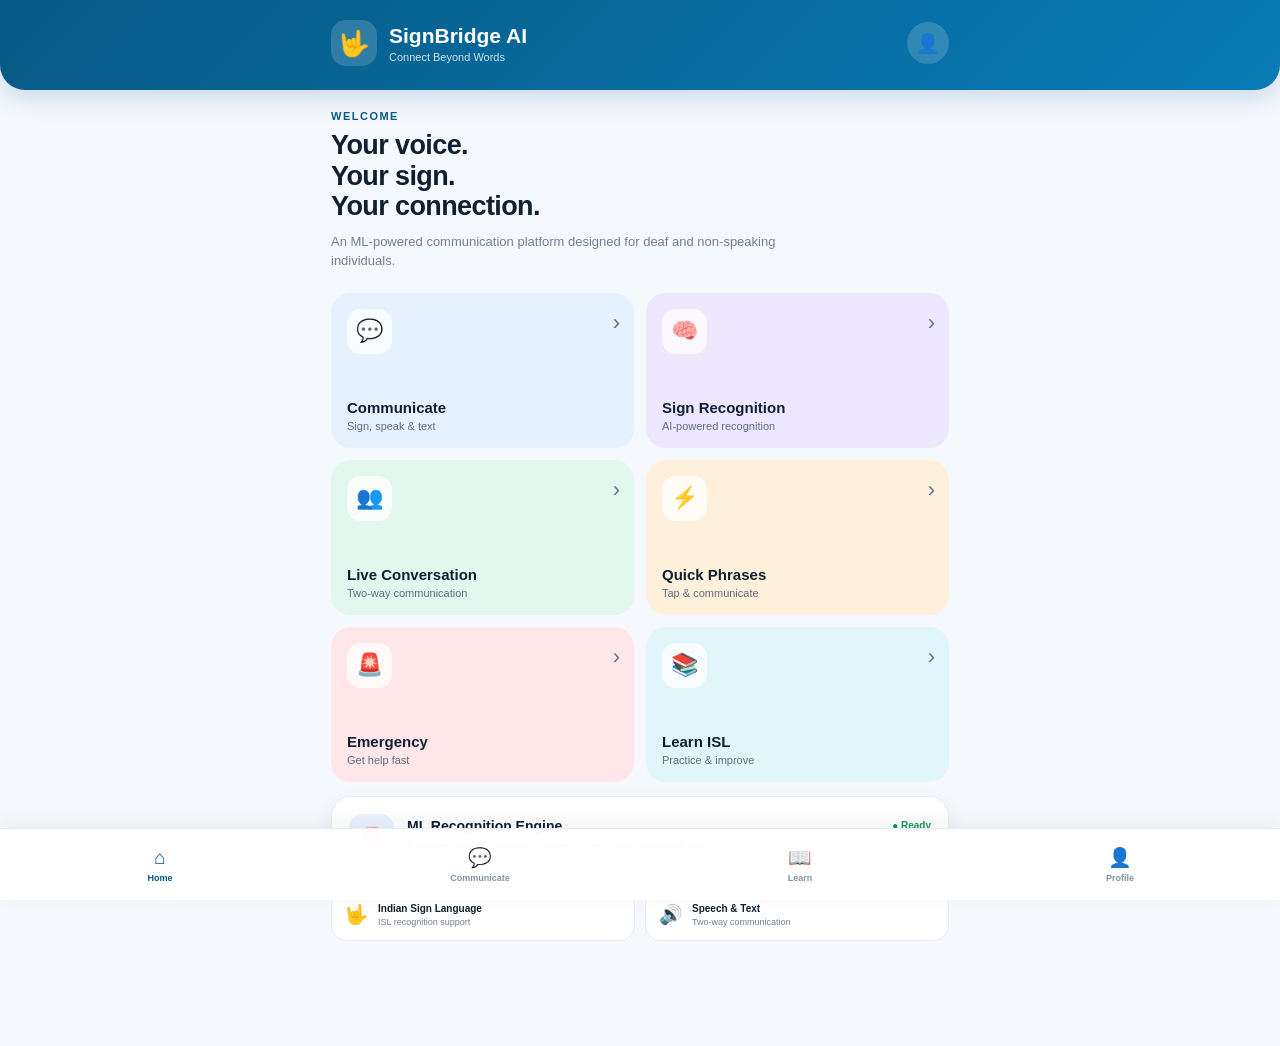
<file: index.html>
<!DOCTYPE html>
<html lang="en">
<head>
  <meta charset="UTF-8">

  <meta name="viewport"
        content="width=device-width, initial-scale=1.0, maximum-scale=1.0, user-scalable=no">

  <meta name="theme-color" content="#075985">

  <title>SignBridge AI</title>

  <link rel="stylesheet" href="style.css">
</head>

<body>

  <!-- APP HEADER -->
  <header class="app-header">

    <div class="brand-area">
      <div class="brand-logo">🤟</div>

      <div>
        <h1>SignBridge AI</h1>
        <p>Connect Beyond Words</p>
      </div>
    </div>

    <button class="profile-button" onclick="openProfile()">
      👤
    </button>

  </header>


  <!-- MAIN CONTENT -->
  <main class="main-content">

    <!-- Welcome -->
    <section class="welcome-section">

      <p class="small-label">WELCOME</p>

      <h2>Your voice.<br>
          Your sign.<br>
          Your connection.</h2>

      <p class="welcome-description">
        An ML-powered communication platform designed
        for deaf and non-speaking individuals.
      </p>

    </section>


    <!-- MAIN FEATURE GRID -->
    <section class="feature-grid">

      <!-- Communication -->
      <div class="feature-card blue"
           onclick="openPage('communicate.html')">

        <div class="feature-icon">💬</div>

        <div class="feature-text">
          <h3>Communicate</h3>
          <p>Sign, speak & text</p>
        </div>

        <span class="arrow">›</span>

      </div>


      <!-- Sign Recognition -->
      <div class="feature-card purple"
           onclick="openPage('sign-recognition.html')">

        <div class="feature-icon">🧠</div>

        <div class="feature-text">
          <h3>Sign Recognition</h3>
          <p>AI-powered recognition</p>
        </div>

        <span class="arrow">›</span>

      </div>


      <!-- Live Conversation -->
      <div class="feature-card green"
           onclick="openPage('live-conversation.html')">

        <div class="feature-icon">👥</div>

        <div class="feature-text">
          <h3>Live Conversation</h3>
          <p>Two-way communication</p>
        </div>

        <span class="arrow">›</span>

      </div>


      <!-- Quick Phrases -->
      <div class="feature-card orange"
           onclick="openPage('quick-phrases.html')">

        <div class="feature-icon">⚡</div>

        <div class="feature-text">
          <h3>Quick Phrases</h3>
          <p>Tap & communicate</p>
        </div>

        <span class="arrow">›</span>

      </div>


      <!-- Emergency -->
      <div class="feature-card emergency"
           onclick="openPage('emergency.html')">

        <div class="feature-icon">🚨</div>

        <div class="feature-text">
          <h3>Emergency</h3>
          <p>Get help fast</p>
        </div>

        <span class="arrow">›</span>

      </div>


      <!-- Learn ISL -->
      <div class="feature-card cyan"
           onclick="openPage('learn-isl.html')">

        <div class="feature-icon">📚</div>

        <div class="feature-text">
          <h3>Learn ISL</h3>
          <p>Practice & improve</p>
        </div>

        <span class="arrow">›</span>

      </div>

    </section>


    <!-- ML STATUS -->
    <section class="ml-status-card">

      <div class="ml-status-icon">
        🧠
      </div>

      <div class="ml-status-content">

        <div class="status-title-row">

          <h3>ML Recognition Engine</h3>

          <span class="status-online">
            ● Ready
          </span>

        </div>

        <p>
          Intelligent sign recognition system
          for real-time communication.
        </p>

      </div>

    </section>


    <!-- QUICK INFO -->
    <section class="info-section">

      <div class="info-card">

        <span>🤟</span>

        <div>
          <strong>Indian Sign Language</strong>
          <p>ISL recognition support</p>
        </div>

      </div>


      <div class="info-card">

        <span>🔊</span>

        <div>
          <strong>Speech & Text</strong>
          <p>Two-way communication</p>
        </div>

      </div>

    </section>

  </main>


  <!-- BOTTOM NAVIGATION -->
  <nav class="bottom-nav">

    <button class="nav-item active"
            onclick="goHome()">

      <span>⌂</span>
      <small>Home</small>

    </button>


    <button class="nav-item"
            onclick="openPage('communicate.html')">

      <span>💬</span>
      <small>Communicate</small>

    </button>


    <button class="nav-item"
            onclick="openPage('learn-isl.html')">

      <span>📖</span>
      <small>Learn</small>

    </button>


    <button class="nav-item"
            onclick="openProfile()">

      <span>👤</span>
      <small>Profile</small>

    </button>

  </nav>


  <script src="app.js"></script>

</body>
      </html>
</file>
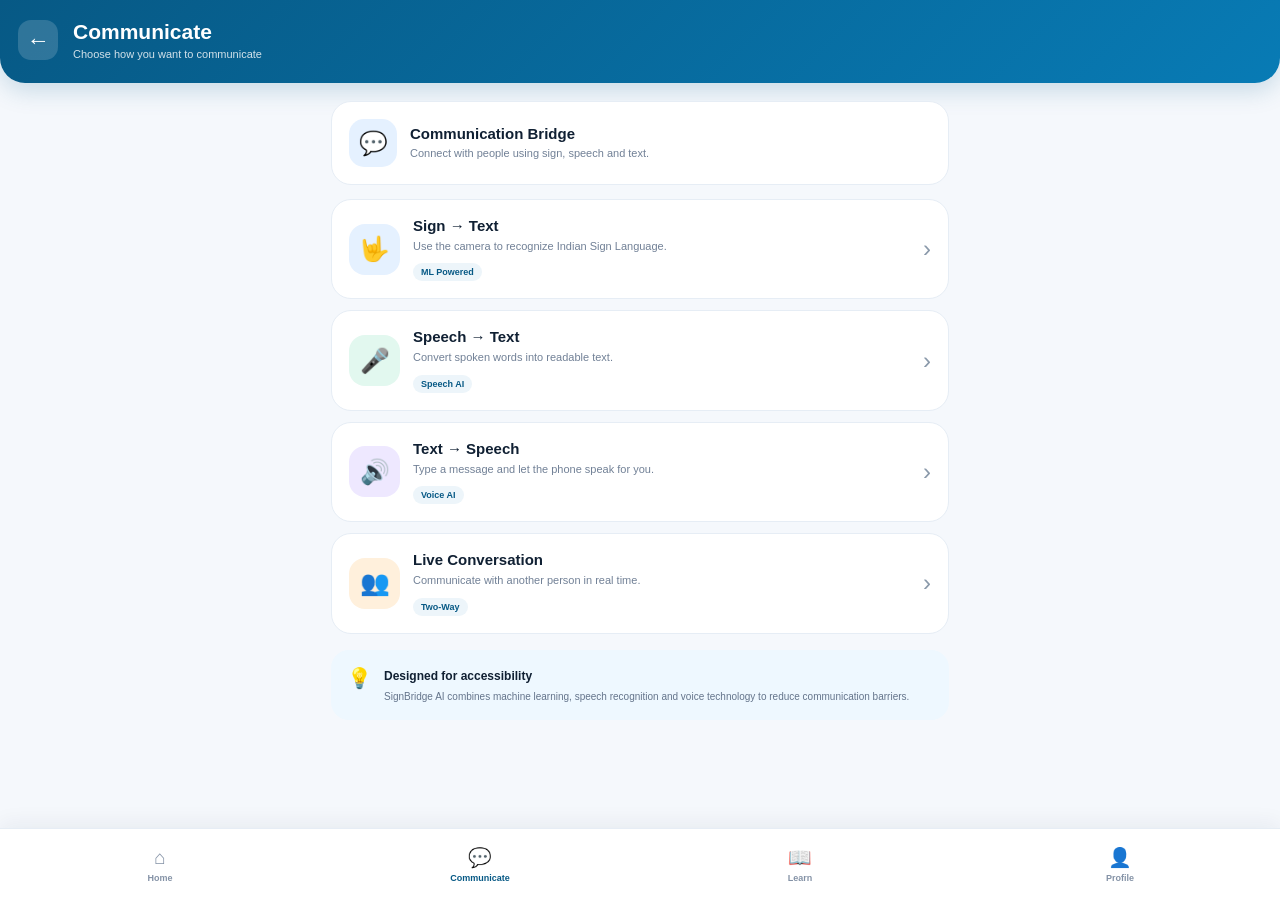
<file: communicate.html>
<!DOCTYPE html>
<html lang="en">
<head>
  <meta charset="UTF-8">
  <meta name="viewport"
        content="width=device-width, initial-scale=1.0">

  <meta name="theme-color" content="#075985">

  <title>Communicate - SignBridge AI</title>

  <link rel="stylesheet" href="style.css">
  <link rel="stylesheet" href="communication.css">
</head>

<body>

  <!-- HEADER -->
  <header class="communication-header">

    <button class="back-button" onclick="goBack()">
      ←
    </button>

    <div>
      <h1>Communicate</h1>
      <p>Choose how you want to communicate</p>
    </div>

  </header>


  <!-- MAIN -->
  <main class="communication-container">

    <section class="communication-intro">

      <div class="intro-icon">
        💬
      </div>

      <div>
        <h2>Communication Bridge</h2>

        <p>
          Connect with people using sign,
          speech and text.
        </p>
      </div>

    </section>


    <!-- SIGN TO TEXT -->
    <div class="communication-option"
         onclick="openSignRecognition()">

      <div class="option-icon blue-icon">
        🤟
      </div>

      <div class="option-content">

        <h3>Sign → Text</h3>

        <p>
          Use the camera to recognize
          Indian Sign Language.
        </p>

        <span class="coming-status">
          ML Powered
        </span>

      </div>

      <span class="option-arrow">
        ›
      </span>

    </div>


    <!-- SPEECH TO TEXT -->
    <div class="communication-option"
         onclick="speechToText()">

      <div class="option-icon green-icon">
        🎤
      </div>

      <div class="option-content">

        <h3>Speech → Text</h3>

        <p>
          Convert spoken words into
          readable text.
        </p>

        <span class="coming-status">
          Speech AI
        </span>

      </div>

      <span class="option-arrow">
        ›
      </span>

    </div>


    <!-- TEXT TO SPEECH -->
    <div class="communication-option"
         onclick="textToSpeech()">

      <div class="option-icon purple-icon">
        🔊
      </div>

      <div class="option-content">

        <h3>Text → Speech</h3>

        <p>
          Type a message and let the
          phone speak for you.
        </p>

        <span class="coming-status">
          Voice AI
        </span>

      </div>

      <span class="option-arrow">
        ›
      </span>

    </div>


    <!-- LIVE CONVERSATION -->
    <div class="communication-option"
         onclick="openLiveConversation()">

      <div class="option-icon orange-icon">
        👥
      </div>

      <div class="option-content">

        <h3>Live Conversation</h3>

        <p>
          Communicate with another person
          in real time.
        </p>

        <span class="coming-status">
          Two-Way
        </span>

      </div>

      <span class="option-arrow">
        ›
      </span>

    </div>


    <!-- COMMUNICATION TIP -->
    <section class="communication-tip">

      <div class="tip-icon">
        💡
      </div>

      <div>

        <strong>Designed for accessibility</strong>

        <p>
          SignBridge AI combines machine learning,
          speech recognition and voice technology
          to reduce communication barriers.
        </p>

      </div>

    </section>

  </main>


  <!-- BOTTOM NAVIGATION -->
  <nav class="bottom-nav">

    <button class="nav-item"
            onclick="goHome()">

      <span>⌂</span>
      <small>Home</small>

    </button>

    <button class="nav-item active">

      <span>💬</span>
      <small>Communicate</small>

    </button>

    <button class="nav-item"
            onclick="openLearn()">

      <span>📖</span>
      <small>Learn</small>

    </button>

    <button class="nav-item"
            onclick="openProfile()">

      <span>👤</span>
      <small>Profile</small>

    </button>

  </nav>


  <script src="communication.js"></script>

</body>
</html>
</file>
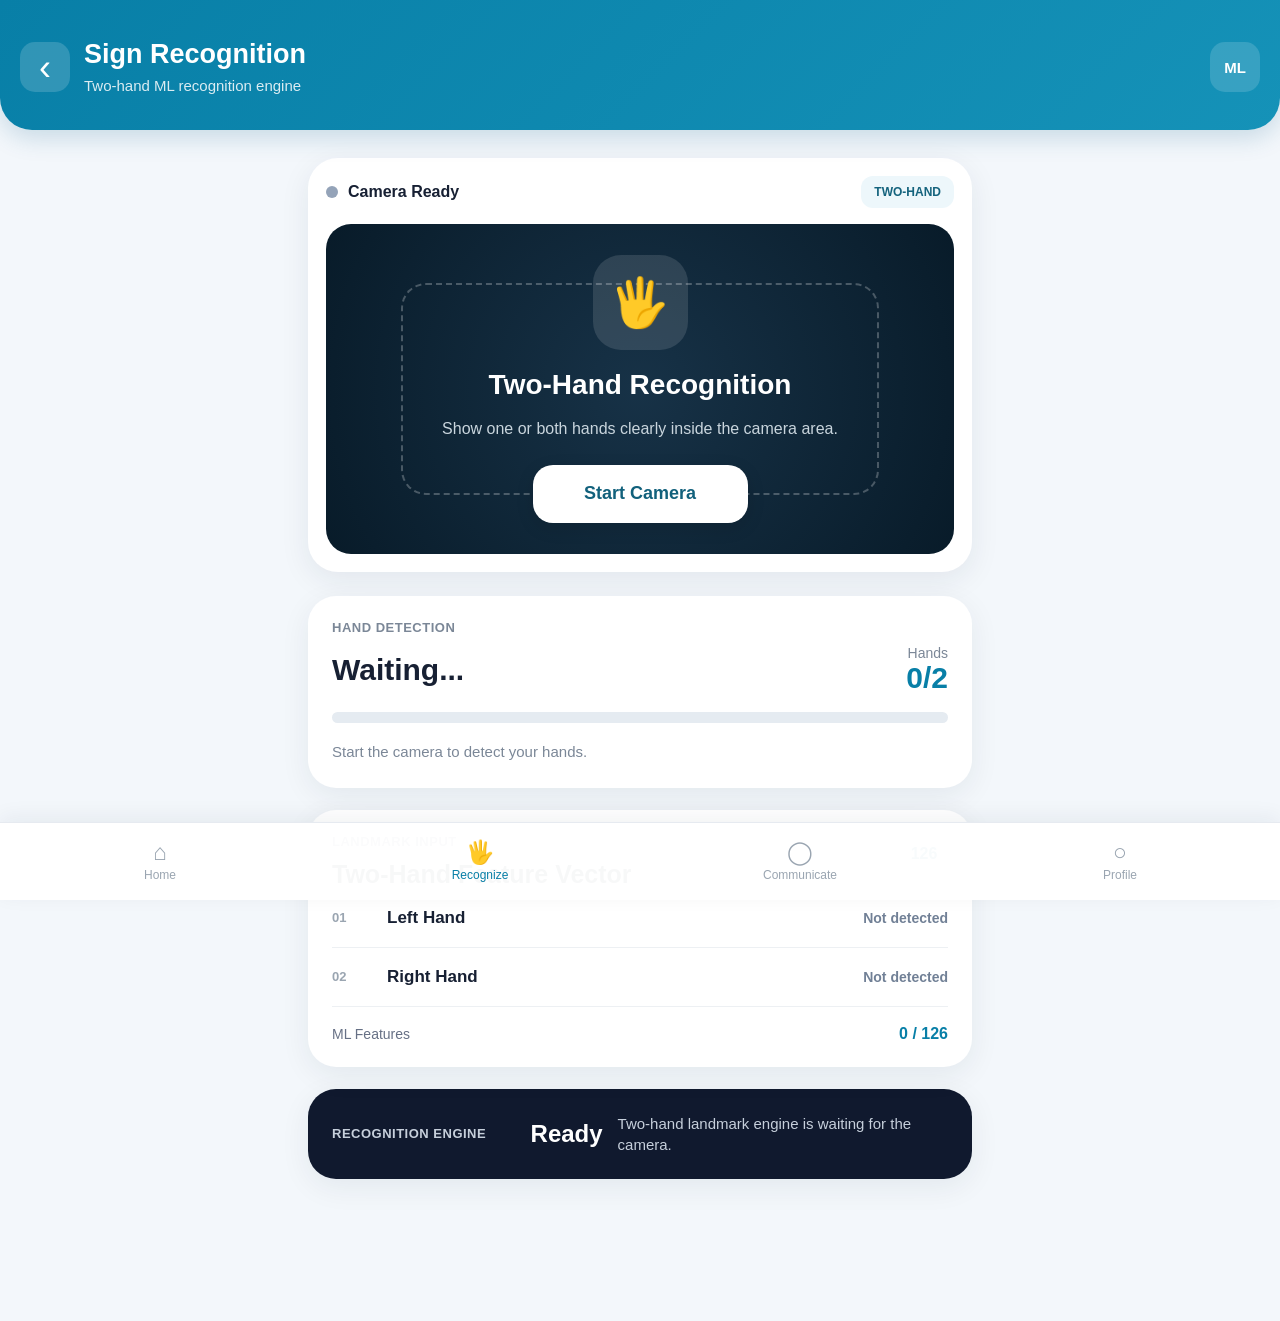
<file: sign-recognition.html>
<!DOCTYPE html>
<html lang="en">
<head>
  <meta charset="UTF-8">

  <meta
    name="viewport"
    content="width=device-width, initial-scale=1.0, maximum-scale=1.0, user-scalable=no"
  >

  <title>Sign Recognition - SignBridge AI</title>

  <link rel="stylesheet" href="style.css">
  <link rel="stylesheet" href="recognition.css">
</head>

<body>

  <!-- HEADER -->
  <header class="app-header">
    <div class="header-left">

      <!-- BACK BUTTON -->
      <button
        id="backButton"
        class="back-btn"
        type="button"
        aria-label="Go back"
      >
        ‹
      </button>

      <div>
        <h1>Sign Recognition</h1>
        <p>Two-hand ML recognition engine</p>
      </div>

    </div>

    <div class="header-badge">
      ML
    </div>
  </header>


  <!-- MAIN CONTENT -->
  <main class="recognition-page">

    <!-- CAMERA CARD -->
    <section class="camera-card">

      <div class="camera-card-header">
        <div class="camera-status">
          <span id="cameraStatusDot" class="status-dot"></span>
          <strong id="cameraStatusText">Camera Ready</strong>
        </div>

        <span class="two-hand-badge">
          TWO-HAND
        </span>
      </div>


      <!-- CAMERA AREA -->
      <div class="camera-screen">

        <video
          id="cameraVideo"
          autoplay
          muted
          playsinline
        ></video>

        <canvas id="landmarkCanvas"></canvas>

        <!-- PLACEHOLDER -->
        <div id="cameraPlaceholder" class="camera-placeholder">

          <div class="placeholder-icon">
            🖐️
          </div>

          <h2>Two-Hand Recognition</h2>

          <p>
            Show one or both hands clearly inside the camera area.
          </p>

          <button
            id="startCameraButton"
            class="start-camera-btn"
            type="button"
          >
            Start Camera
          </button>

          <p
            id="cameraError"
            class="camera-error"
            style="display:none;"
          ></p>

        </div>

        <!-- CAMERA GUIDE -->
        <div class="camera-guide"></div>

        <div class="scan-line"></div>

      </div>

    </section>


    <!-- HAND DETECTION -->
    <section class="detection-card">

      <div class="section-label">
        HAND DETECTION
      </div>

      <div class="detection-header">

        <div>
          <h2 id="detectionTitle">
            Waiting...
          </h2>
        </div>

        <div class="hands-counter">
          <span>Hands</span>
          <strong id="handsCount">
            0/2
          </strong>
        </div>

      </div>

      <div class="detection-progress">
        <div
          id="detectionProgress"
          class="detection-progress-fill"
        ></div>
      </div>

      <p id="detectionMessage">
        Start the camera to detect your hands.
      </p>

    </section>


    <!-- FEATURE VECTOR -->
    <section class="feature-card">

      <div class="feature-header">

        <div>
          <div class="section-label">
            Landmark Input
          </div>

          <h2>
            Two-Hand Feature Vector
          </h2>
        </div>

        <span class="feature-number">
          126
        </span>

      </div>


      <div class="hand-row">

        <div class="hand-number">
          01
        </div>

        <div class="hand-name">
          Left Hand
        </div>

        <strong id="leftHandStatus">
          Not detected
        </strong>

      </div>


      <div class="hand-row">

        <div class="hand-number">
          02
        </div>

        <div class="hand-name">
          Right Hand
        </div>

        <strong id="rightHandStatus">
          Not detected
        </strong>

      </div>


      <div class="feature-total">

        <span>
          ML Features
        </span>

        <strong id="featureCount">
          0 / 126
        </strong>

      </div>

    </section>


    <!-- ENGINE STATUS -->
    <section class="engine-card">

      <div class="section-label">
        RECOGNITION ENGINE
      </div>

      <h2 id="engineStatus">
        Ready
      </h2>

      <p id="engineMessage">
        Two-hand landmark engine is waiting for the camera.
      </p>

    </section>

  </main>


  <!-- BOTTOM NAVIGATION -->
  <nav class="bottom-nav">

    <button
      type="button"
      onclick="window.location.href='index.html'"
    >
      <span>⌂</span>
      <small>Home</small>
    </button>

    <button
      type="button"
      class="active"
    >
      <span>🖐️</span>
      <small>Recognize</small>
    </button>

    <button
      type="button"
      onclick="window.location.href='communicate.html'"
    >
      <span>◯</span>
      <small>Communicate</small>
    </button>

    <button
      type="button"
      onclick="openProfile()"
    >
      <span>○</span>
      <small>Profile</small>
    </button>

  </nav>


  <!-- OUR JAVASCRIPT -->
  <script src="recognition.js"></script>

</body>
</html>
</file>
<file: style.css>
* {
  margin: 0;
  padding: 0;
  box-sizing: border-box;
}

:root {
  --primary: #075985;
  --primary-dark: #064e73;
  --background: #f5f8fc;
  --card: #ffffff;
  --text: #102033;
  --muted: #718096;
  --border: #e6edf5;
}

html {
  scroll-behavior: smooth;
}

body {
  font-family: Arial, Helvetica, sans-serif;
  background: var(--background);
  color: var(--text);
  min-height: 100vh;
  padding-bottom: 85px;
}


/* =========================
   HEADER
========================= */

.app-header {
  background: linear-gradient(
    135deg,
    #075985,
    #087bb5
  );

  color: white;

  padding:
    20px
    18px
    24px;

  display: flex;
  justify-content: space-between;
  align-items: center;

  border-radius: 0 0 25px 25px;

  box-shadow:
    0 8px 25px rgba(7, 89, 133, 0.18);
}

.brand-area {
  display: flex;
  align-items: center;
  gap: 12px;
}

.brand-logo {
  width: 46px;
  height: 46px;

  border-radius: 15px;

  background: rgba(255,255,255,0.16);

  display: flex;
  align-items: center;
  justify-content: center;

  font-size: 25px;
}

.brand-area h1 {
  font-size: 21px;
  font-weight: 750;
}

.brand-area p {
  font-size: 11px;
  opacity: 0.82;
  margin-top: 3px;
}

.profile-button {
  width: 42px;
  height: 42px;

  border: 0;
  border-radius: 50%;

  background: rgba(255,255,255,0.16);

  color: white;

  font-size: 19px;

  cursor: pointer;
}


/* =========================
   MAIN
========================= */

.main-content {
  width: 100%;
  max-width: 650px;

  margin: auto;

  padding: 20px 16px;
}


/* =========================
   WELCOME
========================= */

.welcome-section {
  margin-bottom: 22px;
}

.small-label {
  color: var(--primary);

  font-size: 11px;

  font-weight: 800;

  letter-spacing: 1.5px;

  margin-bottom: 8px;
}

.welcome-section h2 {
  font-size: 27px;

  line-height: 1.13;

  letter-spacing: -0.6px;

  margin-bottom: 10px;
}

.welcome-description {
  color: var(--muted);

  font-size: 13px;

  line-height: 1.5;

  max-width: 470px;
}


/* =========================
   FEATURE GRID
========================= */

.feature-grid {
  display: grid;

  grid-template-columns: 1fr 1fr;

  gap: 12px;
}

.feature-card {
  min-height: 145px;

  padding: 16px;

  border-radius: 20px;

  cursor: pointer;

  position: relative;

  display: flex;

  flex-direction: column;

  justify-content: space-between;

  overflow: hidden;

  transition:
    transform 0.2s ease,
    box-shadow 0.2s ease;
}

.feature-card:active {
  transform: scale(0.97);
}

.feature-card:hover {
  box-shadow:
    0 8px 25px rgba(30, 60, 90, 0.12);
}

.feature-icon {
  width: 45px;
  height: 45px;

  border-radius: 14px;

  display: flex;
  align-items: center;
  justify-content: center;

  background: rgba(255,255,255,0.75);

  font-size: 22px;
}

.feature-text h3 {
  font-size: 15px;

  margin-top: 15px;

  margin-bottom: 4px;
}

.feature-text p {
  font-size: 11px;

  color: #5e6d7e;
}

.arrow {
  position: absolute;

  right: 14px;
  top: 17px;

  font-size: 22px;

  color: #64748b;
}


/* CARD COLORS */

.blue {
  background: #e5f1ff;
}

.purple {
  background: #eee8ff;
}

.green {
  background: #e2f8ef;
}

.orange {
  background: #fff0dc;
}

.emergency {
  background: #ffe6e9;
}

.cyan {
  background: #e1f6fa;
}


/* =========================
   ML STATUS
========================= */

.ml-status-card {
  margin-top: 14px;

  padding: 17px;

  border-radius: 20px;

  background: #ffffff;

  border: 1px solid var(--border);

  display: flex;

  align-items: center;

  gap: 13px;

  box-shadow:
    0 5px 20px rgba(30, 60, 90, 0.05);
}

.ml-status-icon {
  min-width: 45px;
  height: 45px;

  border-radius: 14px;

  background: #e9f2ff;

  display: flex;
  align-items: center;
  justify-content: center;

  font-size: 21px;
}

.ml-status-content {
  width: 100%;
}

.status-title-row {
  display: flex;

  justify-content: space-between;

  align-items: center;

  gap: 10px;
}

.status-title-row h3 {
  font-size: 14px;
}

.status-online {
  color: #14945b;

  font-size: 10px;

  font-weight: 700;

  white-space: nowrap;
}

.ml-status-content p {
  color: var(--muted);

  font-size: 11px;

  line-height: 1.4;

  margin-top: 5px;
}


/* =========================
   INFO
========================= */

.info-section {
  display: grid;

  grid-template-columns: 1fr 1fr;

  gap: 10px;

  margin-top: 12px;
}

.info-card {
  background: white;

  border: 1px solid var(--border);

  border-radius: 16px;

  padding: 13px;

  display: flex;

  align-items: center;

  gap: 9px;
}

.info-card > span {
  font-size: 19px;
}

.info-card strong {
  display: block;

  font-size: 10px;
}

.info-card p {
  color: var(--muted);

  font-size: 9px;

  margin-top: 3px;
}


/* =========================
   BOTTOM NAVIGATION
========================= */

.bottom-nav {
  position: fixed;

  bottom: 0;
  left: 0;
  right: 0;

  height: 72px;

  background: rgba(255,255,255,0.97);

  border-top: 1px solid var(--border);

  display: flex;

  justify-content: space-around;

  align-items: center;

  z-index: 100;

  box-shadow:
    0 -5px 20px rgba(20,40,60,0.06);
}

.nav-item {
  border: 0;

  background: transparent;

  color: #8492a6;

  display: flex;

  flex-direction: column;

  align-items: center;

  justify-content: center;

  gap: 4px;

  min-width: 65px;

  cursor: pointer;
}

.nav-item span {
  font-size: 19px;
}

.nav-item small {
  font-size: 9px;

  font-weight: 600;
}

.nav-item.active {
  color: var(--primary);
}


/* =========================
   RESPONSIVE
========================= */

@media (min-width: 600px) {

  .app-header {
    padding-left: calc((100% - 650px) / 2 + 16px);
    padding-right: calc((100% - 650px) / 2 + 16px);
  }

  .feature-card {
    min-height: 155px;
  }

}

@media (max-width: 360px) {

  .feature-card {
    min-height: 135px;

    padding: 13px;
  }

  .feature-text h3 {
    font-size: 13px;
  }

  .welcome-section h2 {
    font-size: 24px;
  }

}
</file>
<file: communication.css>
.communication-header {
  background: linear-gradient(
    135deg,
    #075985,
    #087bb5
  );

  color: white;

  padding: 20px 18px 23px;

  display: flex;

  align-items: center;

  gap: 15px;

  border-radius: 0 0 25px 25px;

  box-shadow:
    0 8px 25px rgba(7,89,133,0.18);
}

.communication-header h1 {
  font-size: 21px;
  margin-bottom: 4px;
}

.communication-header p {
  font-size: 11px;
  opacity: 0.82;
}

.back-button {
  width: 40px;
  height: 40px;

  border: none;

  border-radius: 13px;

  background: rgba(255,255,255,0.16);

  color: white;

  font-size: 23px;

  cursor: pointer;
}

.communication-container {
  width: 100%;
  max-width: 650px;

  margin: auto;

  padding: 18px 16px 95px;
}

.communication-intro {
  background: white;

  border: 1px solid #e6edf5;

  border-radius: 20px;

  padding: 17px;

  display: flex;

  align-items: center;

  gap: 13px;

  margin-bottom: 14px;
}

.intro-icon {
  width: 48px;
  height: 48px;

  border-radius: 15px;

  background: #e5f1ff;

  display: flex;

  align-items: center;

  justify-content: center;

  font-size: 23px;
}

.communication-intro h2 {
  font-size: 15px;

  margin-bottom: 4px;
}

.communication-intro p {
  color: #718096;

  font-size: 11px;

  line-height: 1.4;
}

.communication-option {
  background: white;

  border: 1px solid #e6edf5;

  border-radius: 20px;

  padding: 17px;

  margin-bottom: 11px;

  display: flex;

  align-items: center;

  gap: 13px;

  cursor: pointer;

  transition: 0.2s;
}

.communication-option:active {
  transform: scale(0.98);
}

.option-icon {
  width: 51px;
  height: 51px;

  border-radius: 16px;

  display: flex;

  align-items: center;

  justify-content: center;

  font-size: 24px;

  flex-shrink: 0;
}

.blue-icon {
  background: #e5f1ff;
}

.green-icon {
  background: #e2f8ef;
}

.purple-icon {
  background: #eee8ff;
}

.orange-icon {
  background: #fff0dc;
}

.option-content {
  flex: 1;
}

.option-content h3 {
  font-size: 15px;

  margin-bottom: 5px;
}

.option-content p {
  color: #718096;

  font-size: 11px;

  line-height: 1.4;

  margin-bottom: 7px;
}

.coming-status {
  display: inline-block;

  background: #edf5fa;

  color: #075985;

  border-radius: 20px;

  padding: 4px 8px;

  font-size: 9px;

  font-weight: 700;
}

.option-arrow {
  color: #8a99aa;

  font-size: 24px;
}

.communication-tip {
  margin-top: 16px;

  padding: 16px;

  border-radius: 18px;

  background: #eef8ff;

  display: flex;

  gap: 12px;

  align-items: flex-start;
}

.tip-icon {
  font-size: 20px;
}

.communication-tip strong {
  font-size: 12px;
}

.communication-tip p {
  color: #64748b;

  font-size: 10px;

  line-height: 1.5;

  margin-top: 5px;
}
</file>
<file: recognition.css>
/* =========================================================
   SIGNBRIDGE AI — SIGN RECOGNITION
   ========================================================= */

* {
  box-sizing: border-box;
}

body {
  margin: 0;
  padding: 0 0 90px 0;
  background: #f3f7fb;
  font-family: Arial, sans-serif;
  color: #172033;
}


/* =========================================================
   HEADER
   ========================================================= */

.app-header {
  width: 100%;
  min-height: 130px;
  padding: 28px 20px 24px;
  background: linear-gradient(135deg, #087fa7, #1592b8);
  color: white;
  border-radius: 0 0 32px 32px;

  display: flex;
  align-items: center;
  justify-content: space-between;

  position: relative;
  z-index: 100;
}

.header-left {
  display: flex;
  align-items: center;
  gap: 14px;
  min-width: 0;
}

.header-left > div {
  min-width: 0;
}

.header-left h1 {
  margin: 0;
  font-size: 27px;
  line-height: 1.1;
  font-weight: 800;
}

.header-left p {
  margin: 7px 0 0;
  font-size: 15px;
  opacity: 0.85;
}

.back-btn {
  width: 50px;
  height: 50px;

  border: 0;
  border-radius: 15px;

  background: rgba(255,255,255,0.16);
  color: white;

  font-size: 36px;
  line-height: 45px;

  display: flex;
  align-items: center;
  justify-content: center;

  cursor: pointer;
  touch-action: manipulation;

  flex-shrink: 0;
}

.back-btn:active {
  transform: scale(0.94);
}

.header-badge {
  width: 50px;
  height: 50px;

  border-radius: 15px;

  background: rgba(255,255,255,0.15);

  display: flex;
  align-items: center;
  justify-content: center;

  font-weight: 800;
  font-size: 15px;

  flex-shrink: 0;
}


/* =========================================================
   MAIN
   ========================================================= */

.recognition-page {
  width: 100%;
  max-width: 700px;

  margin: 0 auto;
  padding: 28px 18px 30px;
}


/* =========================================================
   CAMERA CARD
   ========================================================= */

.camera-card {
  background: white;

  border-radius: 30px;

  padding: 18px;

  box-shadow:
    0 8px 30px rgba(20, 40, 60, 0.08);

  margin-bottom: 24px;
}

.camera-card-header {
  display: flex;
  align-items: center;
  justify-content: space-between;

  margin-bottom: 16px;
}

.camera-status {
  display: flex;
  align-items: center;
  gap: 10px;

  font-size: 16px;
}

.status-dot {
  width: 12px;
  height: 12px;

  border-radius: 50%;

  background: #94a3b8;

  flex-shrink: 0;
}

.status-dot.active {
  background: #22c55e;
}

.status-dot.loading {
  background: #f59e0b;
}

.status-dot.error {
  background: #ef4444;
}

.two-hand-badge {
  padding: 9px 13px;

  border-radius: 12px;

  background: #edf7fb;
  color: #14637d;

  font-size: 12px;
  font-weight: 800;
}


/* =========================================================
   CAMERA SCREEN
   ========================================================= */

.camera-screen {
  width: 100%;
  height: 330px;

  position: relative;

  overflow: hidden;

  border-radius: 25px;

  background:
    radial-gradient(
      circle at center,
      #173247 0%,
      #081b29 100%
    );
}


/* VIDEO */

#cameraVideo {
  position: absolute;

  inset: 0;

  width: 100%;
  height: 100%;

  object-fit: cover;

  display: none;

  transform: scaleX(-1);

  z-index: 1;
}


/* LANDMARK CANVAS */

#landmarkCanvas {
  position: absolute;

  inset: 0;

  width: 100%;
  height: 100%;

  display: none;

  z-index: 3;

  pointer-events: none;
}


/* =========================================================
   PLACEHOLDER
   ========================================================= */

.camera-placeholder {
  position: absolute;

  inset: 0;

  z-index: 10;

  display: flex;

  flex-direction: column;

  align-items: center;
  justify-content: center;

  text-align: center;

  padding: 25px;
}

.placeholder-icon {
  width: 95px;
  height: 95px;

  border-radius: 28px;

  background: rgba(255,255,255,0.12);

  display: flex;
  align-items: center;
  justify-content: center;

  font-size: 48px;

  margin-bottom: 18px;
}

.camera-placeholder h2 {
  margin: 0;

  color: white;

  font-size: 28px;

  line-height: 1.2;
}

.camera-placeholder p {
  max-width: 450px;

  margin: 15px 0 24px;

  color: #c9d5dd;

  font-size: 16px;

  line-height: 1.5;
}


/* =========================================================
   START CAMERA BUTTON
   ========================================================= */

.start-camera-btn {
  position: relative;

  z-index: 30;

  min-width: 215px;
  min-height: 58px;

  padding: 14px 28px;

  border: 0;

  border-radius: 20px;

  background: white;

  color: #12617c;

  font-size: 18px;

  font-weight: 800;

  cursor: pointer;

  touch-action: manipulation;

  -webkit-tap-highlight-color: transparent;

  box-shadow:
    0 5px 18px rgba(0,0,0,0.12);
}

.start-camera-btn:active {
  transform: scale(0.96);
}


/* CAMERA ERROR */

.camera-error {
  max-width: 310px !important;

  margin: 14px 0 0 !important;

  color: #fecaca !important;

  font-size: 13px !important;

  line-height: 1.4 !important;
}


/* =========================================================
   CAMERA GUIDE
   ========================================================= */

.camera-guide {
  position: absolute;

  inset: 18% 12%;

  border: 2px dashed rgba(255,255,255,0.25);

  border-radius: 25px;

  z-index: 4;

  pointer-events: none;
}


/* =========================================================
   SCAN LINE
   ========================================================= */

.scan-line {
  position: absolute;

  left: 12%;
  right: 12%;

  top: 20%;

  height: 2px;

  background: rgba(70,220,255,0.8);

  box-shadow:
    0 0 12px rgba(70,220,255,0.8);

  display: none;

  z-index: 5;

  animation: scanMove 2.5s linear infinite;

  pointer-events: none;
}

@keyframes scanMove {
  0% {
    top: 20%;
  }

  50% {
    top: 78%;
  }

  100% {
    top: 20%;
  }
}


/* =========================================================
   DETECTION CARD
   ========================================================= */

.detection-card,
.feature-card,
.engine-card {
  background: white;

  border-radius: 28px;

  padding: 24px;

  margin-bottom: 22px;

  box-shadow:
    0 8px 30px rgba(20, 40, 60, 0.07);
}

.section-label {
  color: #7b8797;

  font-size: 13px;

  font-weight: 800;

  letter-spacing: 0.5px;

  text-transform: uppercase;

  margin-bottom: 10px;
}


/* =========================================================
   DETECTION HEADER
   ========================================================= */

.detection-header {
  display: flex;

  justify-content: space-between;

  align-items: center;
}

.detection-header h2 {
  margin: 0;

  font-size: 30px;

  font-weight: 800;
}

.hands-counter {
  text-align: right;
}

.hands-counter span {
  display: block;

  color: #7b8797;

  font-size: 14px;
}

.hands-counter strong {
  display: block;

  color: #087fa7;

  font-size: 30px;

  line-height: 1.1;
}


/* =========================================================
   PROGRESS
   ========================================================= */

.detection-progress {
  width: 100%;

  height: 11px;

  margin: 18px 0;

  background: #e5ebf1;

  border-radius: 20px;

  overflow: hidden;
}

.detection-progress-fill {
  width: 0%;

  height: 100%;

  background: linear-gradient(
    90deg,
    #087fa7,
    #28a9ce
  );

  border-radius: inherit;

  transition: width 0.3s ease;
}

.detection-card > p {
  margin: 0;

  color: #7b8797;

  font-size: 15px;

  line-height: 1.5;
}


/* =========================================================
   FEATURE CARD
   ========================================================= */

.feature-header {
  display: flex;

  align-items: flex-start;

  justify-content: space-between;
}

.feature-header h2 {
  margin: 0;

  font-size: 25px;

  line-height: 1.2;
}

.feature-number {
  min-width: 48px;
  height: 40px;

  padding: 0 10px;

  border-radius: 13px;

  background: #edf9fc;

  color: #23809b;

  display: flex;
  align-items: center;
  justify-content: center;

  font-weight: 800;
}


/* =========================================================
   HAND ROW
   ========================================================= */

.hand-row {
  display: grid;

  grid-template-columns: 45px 1fr auto;

  align-items: center;

  gap: 10px;

  padding: 19px 0;

  border-bottom: 1px solid #edf0f3;
}

.hand-number {
  color: #9aa5b1;

  font-size: 13px;

  font-weight: 700;
}

.hand-name {
  font-size: 17px;

  font-weight: 700;
}

.hand-row strong {
  color: #718096;

  font-size: 14px;
}

.feature-total {
  display: flex;

  justify-content: space-between;

  align-items: center;

  padding-top: 18px;

  color: #667085;

  font-size: 14px;
}

.feature-total strong {
  color: #087fa7;

  font-size: 16px;
}


/* =========================================================
   ENGINE CARD
   ========================================================= */

.engine-card {
  background: #10192e;

  color: white;

  display: grid;

  grid-template-columns: 1fr auto 1.8fr;

  align-items: center;

  gap: 15px;
}

.engine-card .section-label {
  color: #c6cfdb;

  margin: 0;
}

.engine-card h2 {
  margin: 0;

  font-size: 24px;
}

.engine-card p {
  margin: 0;

  color: #c6cfdb;

  font-size: 15px;

  line-height: 1.4;
}


/* =========================================================
   BOTTOM NAV
   ========================================================= */

.bottom-nav {
  position: fixed;

  left: 0;
  right: 0;
  bottom: 0;

  height: 78px;

  background: rgba(255,255,255,0.97);

  border-top: 1px solid #e6eaf0;

  display: grid;

  grid-template-columns: repeat(4, 1fr);

  z-index: 500;

  padding-bottom: env(safe-area-inset-bottom);
}

.bottom-nav button {
  border: 0;

  background: transparent;

  color: #9aa5b1;

  display: flex;

  flex-direction: column;

  align-items: center;

  justify-content: center;

  gap: 4px;

  cursor: pointer;

  touch-action: manipulation;
}

.bottom-nav button span {
  font-size: 23px;

  line-height: 1;
}

.bottom-nav button small {
  font-size: 12px;
}

.bottom-nav button.active {
  color: #087fa7;
}


/* =========================================================
   MOBILE
   ========================================================= */

@media (max-width: 480px) {

  .app-header {
    min-height: 125px;

    padding: 24px 16px 20px;
  }

  .header-left h1 {
    font-size: 24px;
  }

  .header-left p {
    font-size: 13px;
  }

  .back-btn,
  .header-badge {
    width: 46px;
    height: 46px;
  }

  .recognition-page {
    padding: 20px 14px 25px;
  }

  .camera-card {
    padding: 14px;

    border-radius: 25px;
  }

  .camera-screen {
    height: 315px;

    border-radius: 21px;
  }

  .camera-placeholder h2 {
    font-size: 23px;
  }

  .camera-placeholder p {
    font-size: 14px;

    margin-top: 10px;
    margin-bottom: 18px;
  }

  .start-camera-btn {
    min-width: 205px;

    min-height: 55px;

    font-size: 17px;
  }

  .detection-card,
  .feature-card,
  .engine-card {
    padding: 20px;

    border-radius: 24px;
  }

  .detection-header h2 {
    font-size: 25px;
  }

  .hands-counter strong {
    font-size: 25px;
  }

  .feature-header h2 {
    font-size: 22px;
  }

  .engine-card {
    display: block;
  }

  .engine-card h2 {
    margin: 8px 0;
  }

}


/* VERY SMALL PHONES */

@media (max-height: 650px) {

  .camera-screen {
    height: 285px;
  }

     }
</file>
